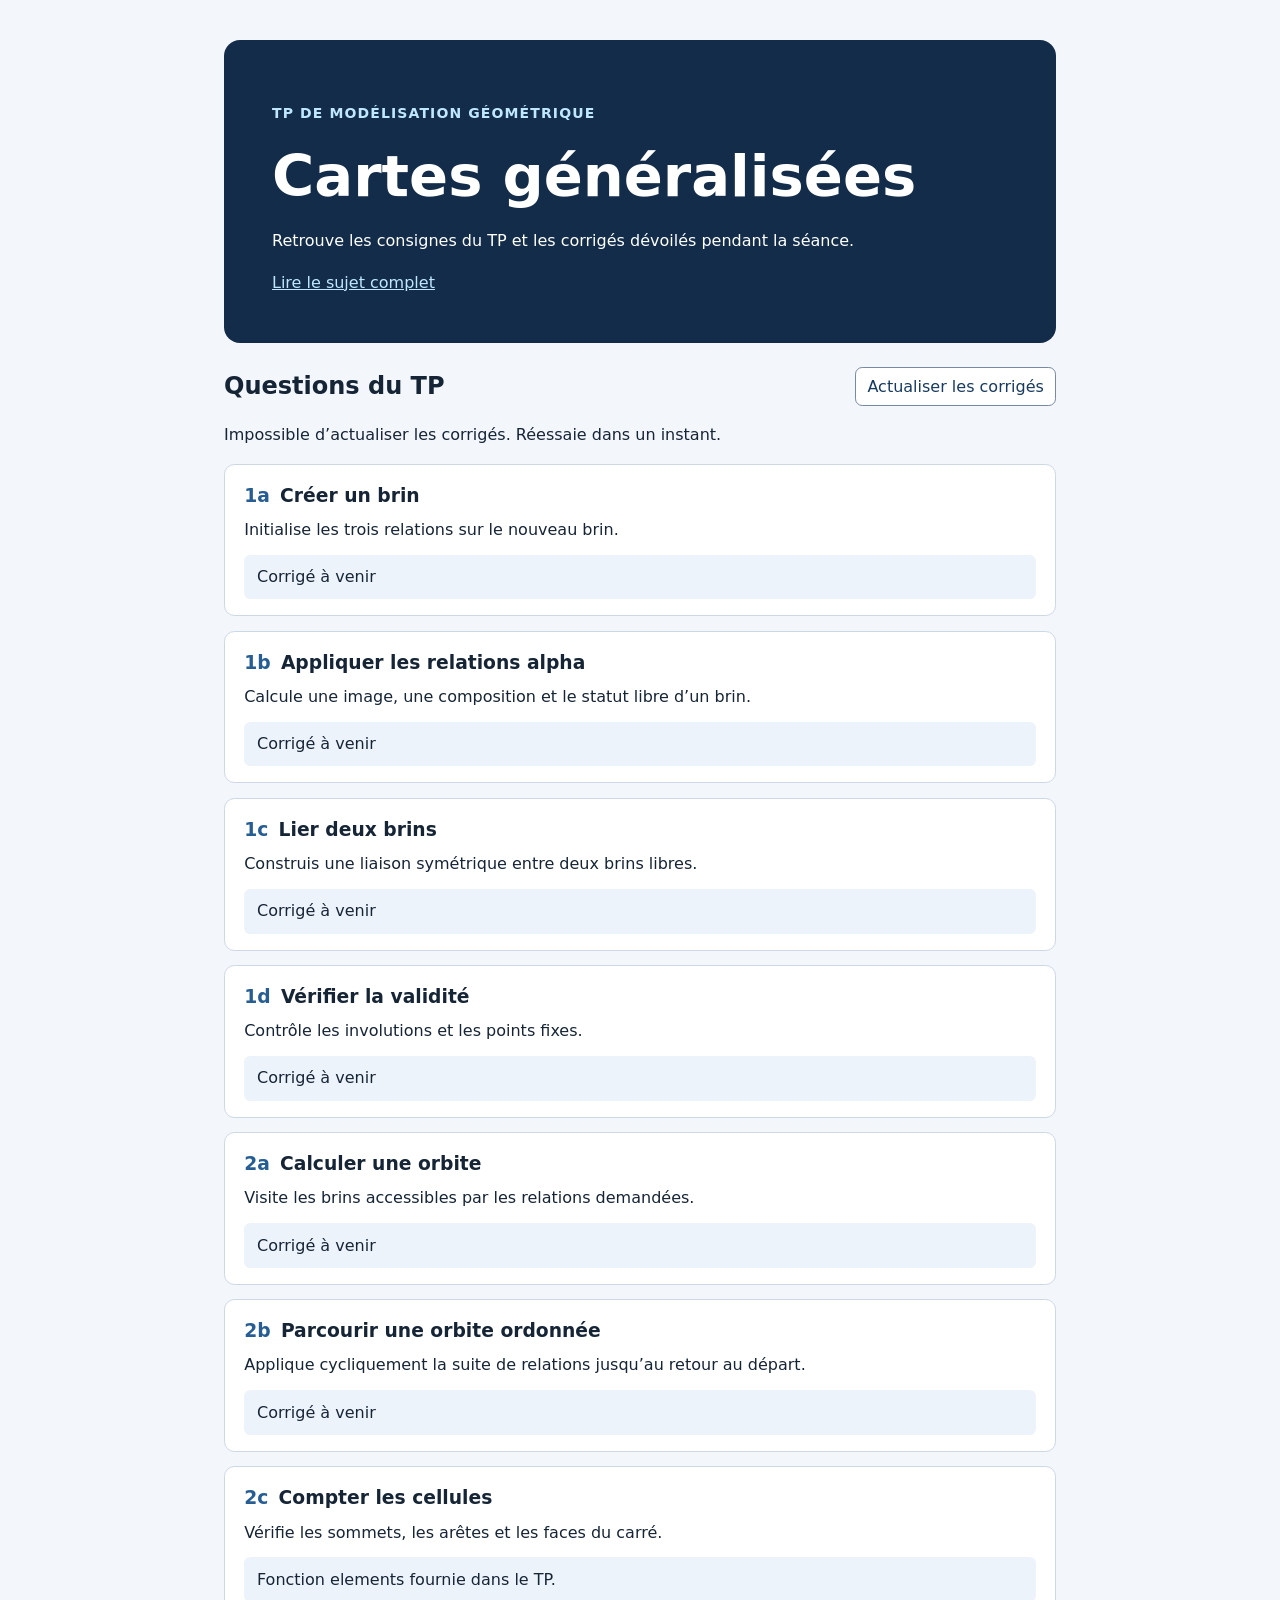
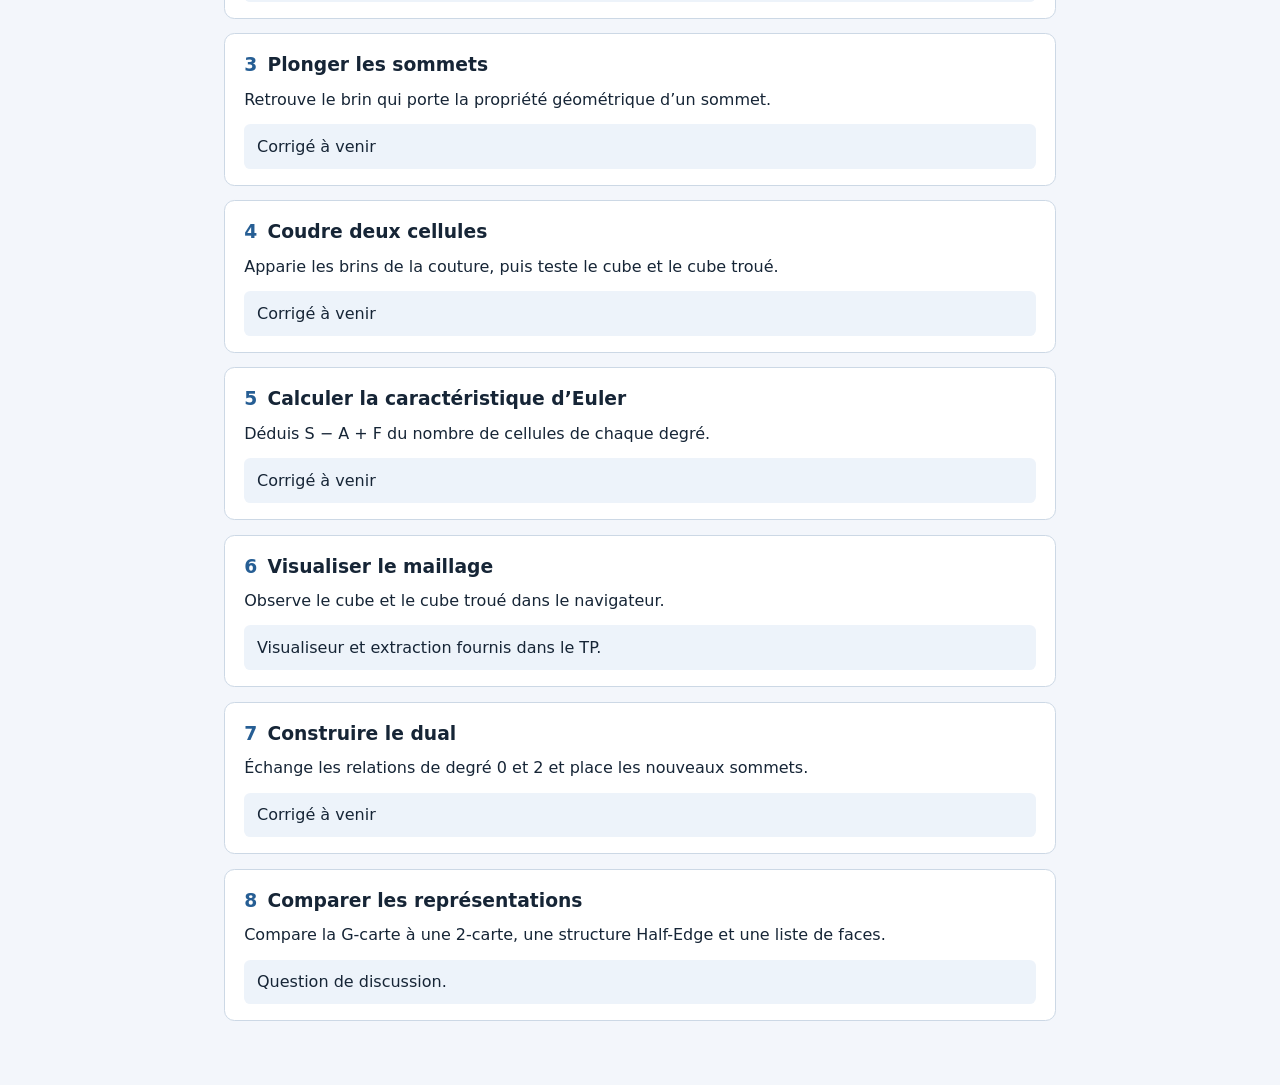
<file: docs/index.html>
<!doctype html>
<html lang="fr">
<head>
  <meta charset="utf-8">
  <meta name="viewport" content="width=device-width, initial-scale=1">
  <title>Cartes généralisées · Corrigés du TP</title>
  <link rel="stylesheet" href="style.css">
  <script src="app.js" defer></script>
</head>
<body>
  <main>
    <header>
      <p class="course">TP DE MODÉLISATION GÉOMÉTRIQUE</p>
      <h1>Cartes généralisées</h1>
      <p>Retrouve les consignes du TP et les corrigés dévoilés pendant la séance.</p>
      <a href="https://github.com/fredboudon/gmap_exercise#readme">Lire le sujet complet</a>
    </header>
    <section aria-labelledby="questions-title">
      <div class="section-title">
        <h2>Questions du TP</h2>
        <button type="button" id="refresh">Actualiser les corrigés</button>
      </div>
      <p id="status" role="status"></p>
      <div id="questions"></div>
      <noscript>Active JavaScript pour afficher la liste des questions et des corrigés.</noscript>
    </section>
  </main>
</body>
</html>
</file>
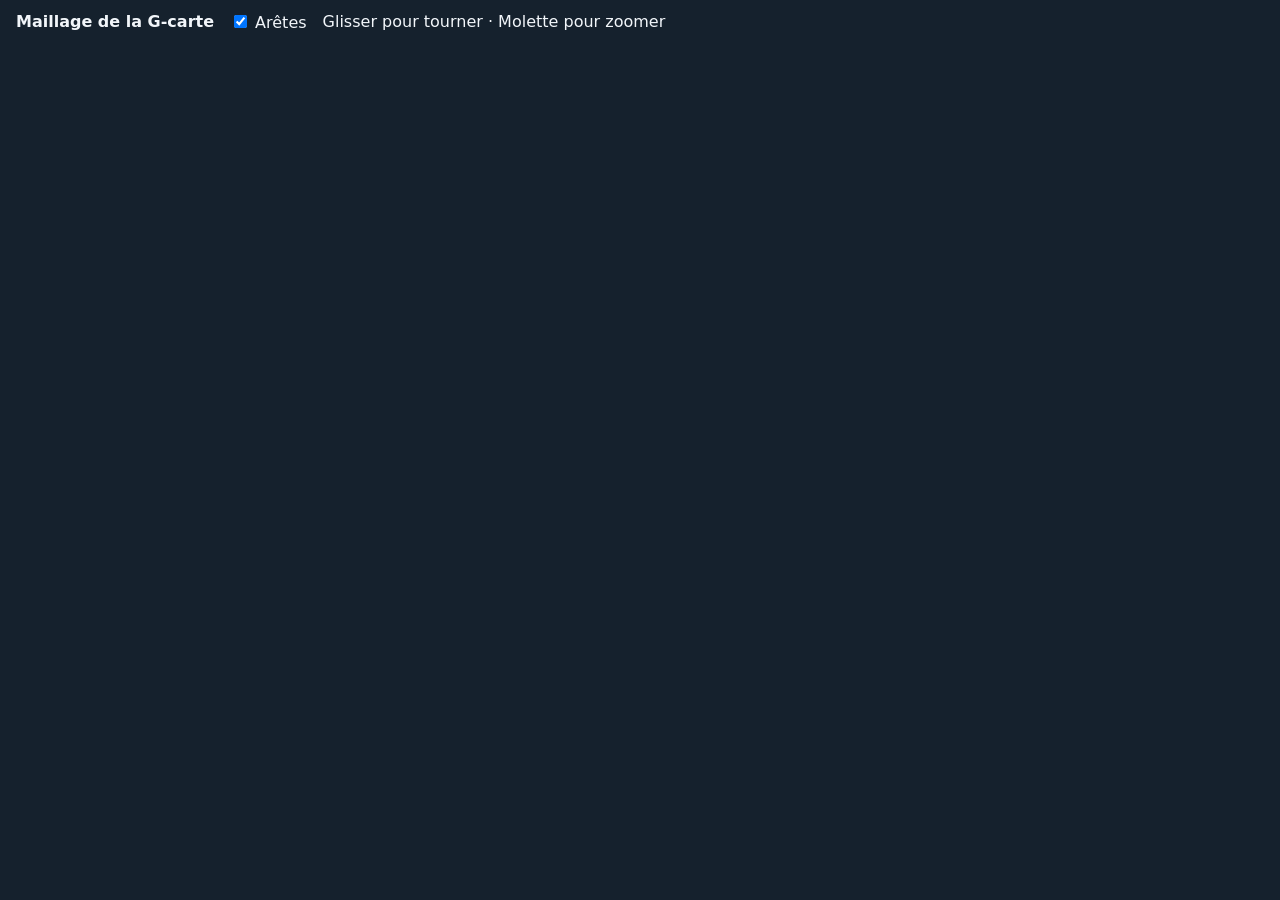
<file: src/gmap_viewer.html>
<!doctype html>
<html lang="fr">
<meta charset="utf-8">
<meta name="viewport" content="width=device-width, initial-scale=1">
<title>Maillage de la G-carte</title>
<style>
  body { margin: 0; background: #15212d; color: #f2f6fa; font: 1rem system-ui; }
  header { padding: 0.75rem 1rem; display: flex; gap: 1rem; flex-wrap: wrap; }
  canvas { display: block; width: 100%; height: 85vh; touch-action: none; cursor: grab; }
  canvas:active { cursor: grabbing; }
  #status { margin: 0 1rem; }
</style>
<header>
  <strong>Maillage de la G-carte</strong>
  <label><input id="edges" type="checkbox" checked> Arêtes</label>
  <span>Glisser pour tourner · Molette pour zoomer</span>
</header>
<p id="status" role="status"></p>
<canvas id="mesh" aria-label="Vue 3D du maillage"></canvas>
<script>
function showMesh(vertices, faces) {
    const canvas = document.querySelector('#mesh');
    const status = document.querySelector('#status');
    const edges = document.querySelector('#edges');
    const gl = canvas.getContext('webgl2');
    if (!gl) {
        status.textContent = 'WebGL 2 est indisponible dans ce navigateur.';
        return;
    }

    function compile(type, source) {
        const shader = gl.createShader(type);
        gl.shaderSource(shader, source);
        gl.compileShader(shader);
        if (!gl.getShaderParameter(shader, gl.COMPILE_STATUS)) {
            throw new Error(gl.getShaderInfoLog(shader));
        }
        return shader;
    }

    const program = gl.createProgram();
    try {
        gl.attachShader(program, compile(gl.VERTEX_SHADER, `#version 300 es
            layout(location = 0) in vec3 position;
            uniform vec2 angles;
            uniform vec2 scale;
            out vec3 viewPosition;
            void main() {
                float cy = cos(angles.x), sy = sin(angles.x);
                float cx = cos(angles.y), sx = sin(angles.y);
                vec3 p = vec3(cy*position.x + sy*position.z, position.y,
                              -sy*position.x + cy*position.z);
                viewPosition = vec3(p.x, cx*p.y - sx*p.z, sx*p.y + cx*p.z);
                gl_Position = vec4(viewPosition.xy * scale, viewPosition.z * 0.5, 1);
            }`));
        gl.attachShader(program, compile(gl.FRAGMENT_SHADER, `#version 300 es
            precision highp float;
            in vec3 viewPosition;
            uniform bool outline;
            out vec4 color;
            void main() {
                if (outline) {
                    color = vec4(0.07, 0.13, 0.19, 1);
                } else {
                    vec3 normal = normalize(cross(dFdx(viewPosition), dFdy(viewPosition)));
                    float light = 0.42 + 0.58 * abs(dot(normal, normalize(vec3(-0.4, 0.7, -1))));
                    color = vec4(vec3(0.36, 0.79, 0.91) * light, 1);
                }
            }`));
        gl.linkProgram(program);
        if (!gl.getProgramParameter(program, gl.LINK_STATUS)) {
            throw new Error(gl.getProgramInfoLog(program));
        }
    } catch (error) {
        status.textContent = 'Initialisation du rendu impossible. ' + error.message;
        return;
    }
    gl.useProgram(program);

    const low = vertices[0].slice();
    const high = low.slice();
    for (const vertex of vertices) {
        for (let axis = 0; axis < 3; ++axis) {
            low[axis] = Math.min(low[axis], vertex[axis]);
            high[axis] = Math.max(high[axis], vertex[axis]);
        }
    }
    const center = low.map((value, axis) => (value + high[axis]) / 2);
    const radius = Math.hypot(...high.map((value, axis) => value - center[axis])) || 1;
    const positions = vertices.flatMap(vertex =>
        vertex.map((value, axis) => (value - center[axis]) / radius));

    const triangles = [];
    const lines = [];
    for (const face of faces) {
        // The exercise meshes have convex faces. Keep their boundary for the edge overlay.
        for (let i = 1; i + 1 < face.length; ++i) {
            triangles.push(face[0], face[i], face[i + 1]);
        }
        face.forEach((vertex, i) => lines.push(vertex, face[(i + 1) % face.length]));
    }

    function upload(target, data) {
        const buffer = gl.createBuffer();
        gl.bindBuffer(target, buffer);
        gl.bufferData(target, data, gl.STATIC_DRAW);
        return buffer;
    }

    upload(gl.ARRAY_BUFFER, new Float32Array(positions));
    gl.enableVertexAttribArray(0);
    gl.vertexAttribPointer(0, 3, gl.FLOAT, false, 0, 0);
    const triangleBuffer = upload(gl.ELEMENT_ARRAY_BUFFER, new Uint32Array(triangles));
    const lineBuffer = upload(gl.ELEMENT_ARRAY_BUFFER, new Uint32Array(lines));
    const angles = gl.getUniformLocation(program, 'angles');
    const scale = gl.getUniformLocation(program, 'scale');
    const outline = gl.getUniformLocation(program, 'outline');

    let yaw = 0.6;
    let pitch = 0.45;
    let zoom = 0.9;
    let drag = null;
    gl.enable(gl.DEPTH_TEST);
    gl.clearColor(0.08, 0.13, 0.18, 1);
    gl.polygonOffset(1, 1);

    function draw() {
        const width = Math.max(1, Math.round(canvas.clientWidth * devicePixelRatio));
        const height = Math.max(1, Math.round(canvas.clientHeight * devicePixelRatio));
        if (canvas.width !== width || canvas.height !== height) {
            canvas.width = width;
            canvas.height = height;
        }
        gl.viewport(0, 0, width, height);
        gl.clear(gl.COLOR_BUFFER_BIT | gl.DEPTH_BUFFER_BIT);
        gl.uniform2f(angles, yaw, pitch);
        gl.uniform2f(scale, zoom * Math.min(1, height / width), zoom * Math.min(1, width / height));
        gl.uniform1i(outline, false);
        gl.enable(gl.POLYGON_OFFSET_FILL);
        gl.bindBuffer(gl.ELEMENT_ARRAY_BUFFER, triangleBuffer);
        gl.drawElements(gl.TRIANGLES, triangles.length, gl.UNSIGNED_INT, 0);
        gl.disable(gl.POLYGON_OFFSET_FILL);
        if (edges.checked) {
            gl.uniform1i(outline, true);
            gl.bindBuffer(gl.ELEMENT_ARRAY_BUFFER, lineBuffer);
            gl.drawElements(gl.LINES, lines.length, gl.UNSIGNED_INT, 0);
        }
    }

    canvas.addEventListener('pointerdown', event => {
        if (!event.isPrimary || event.button !== 0) return;
        drag = [event.clientX, event.clientY];
        canvas.setPointerCapture(event.pointerId);
    });
    canvas.addEventListener('pointermove', event => {
        if (!drag || !event.isPrimary) return;
        yaw += (event.clientX - drag[0]) * 0.01;
        pitch += (event.clientY - drag[1]) * 0.01;
        drag = [event.clientX, event.clientY];
        draw();
    });
    canvas.addEventListener('lostpointercapture', () => { drag = null; });
    canvas.addEventListener('wheel', event => {
        event.preventDefault();
        zoom = Math.max(0.15, Math.min(5, zoom * Math.exp(-event.deltaY * 0.001)));
        draw();
    }, { passive: false });
    edges.addEventListener('change', draw);
    window.addEventListener('resize', draw);
    status.textContent = vertices.length + ' sommets · ' + faces.length + ' faces';
    draw();
}
</script>
</file>
<file: docs/style.css>
:root { color-scheme: light; font: 1rem/1.6 system-ui, sans-serif; color: #162536; background: #f3f6fb; }
body { margin: 0; }
main { width: min(52rem, calc(100% - 2rem)); margin: 2.5rem auto 4rem; }
header { background: #122c4a; color: #fff; border-radius: 1rem; padding: clamp(1.25rem, 5vw, 3rem); }
header a { color: #bfe8ff; }
.course { color: #bfe8ff; font-size: .875rem; letter-spacing: .08em; font-weight: 700; }
h1 { font-size: clamp(2rem, 7vw, 3.6rem); line-height: 1.1; margin: .35em 0; }
.section-title { display: flex; align-items: center; justify-content: space-between; gap: .75rem; flex-wrap: wrap; margin-top: 1.5rem; }
h2, h3 { margin: 0; }
button { font: inherit; cursor: pointer; color: #173b60; background: white; border: 1px solid #788aa1; border-radius: .45rem; padding: .35rem .7rem; }
button:disabled { cursor: default; opacity: .65; }
article { margin: .9rem 0; padding: 1rem 1.2rem; background: #fff; border-radius: .65rem; border: 1px solid #ccd8e5; }
article p { margin: .4rem 0; }
.question-id { color: #265e94; font-variant-numeric: tabular-nums; padding-right: .55em; }
.solution { margin-top: .75rem; padding: .6rem .8rem; background: #edf3fa; border-radius: .4rem; }
pre { white-space: pre; overflow: auto; max-height: 26rem; background: #122c4a; color: #fff; padding: 1rem; border-radius: .4rem; }
summary { cursor: pointer; font-weight: 650; }
</file>
